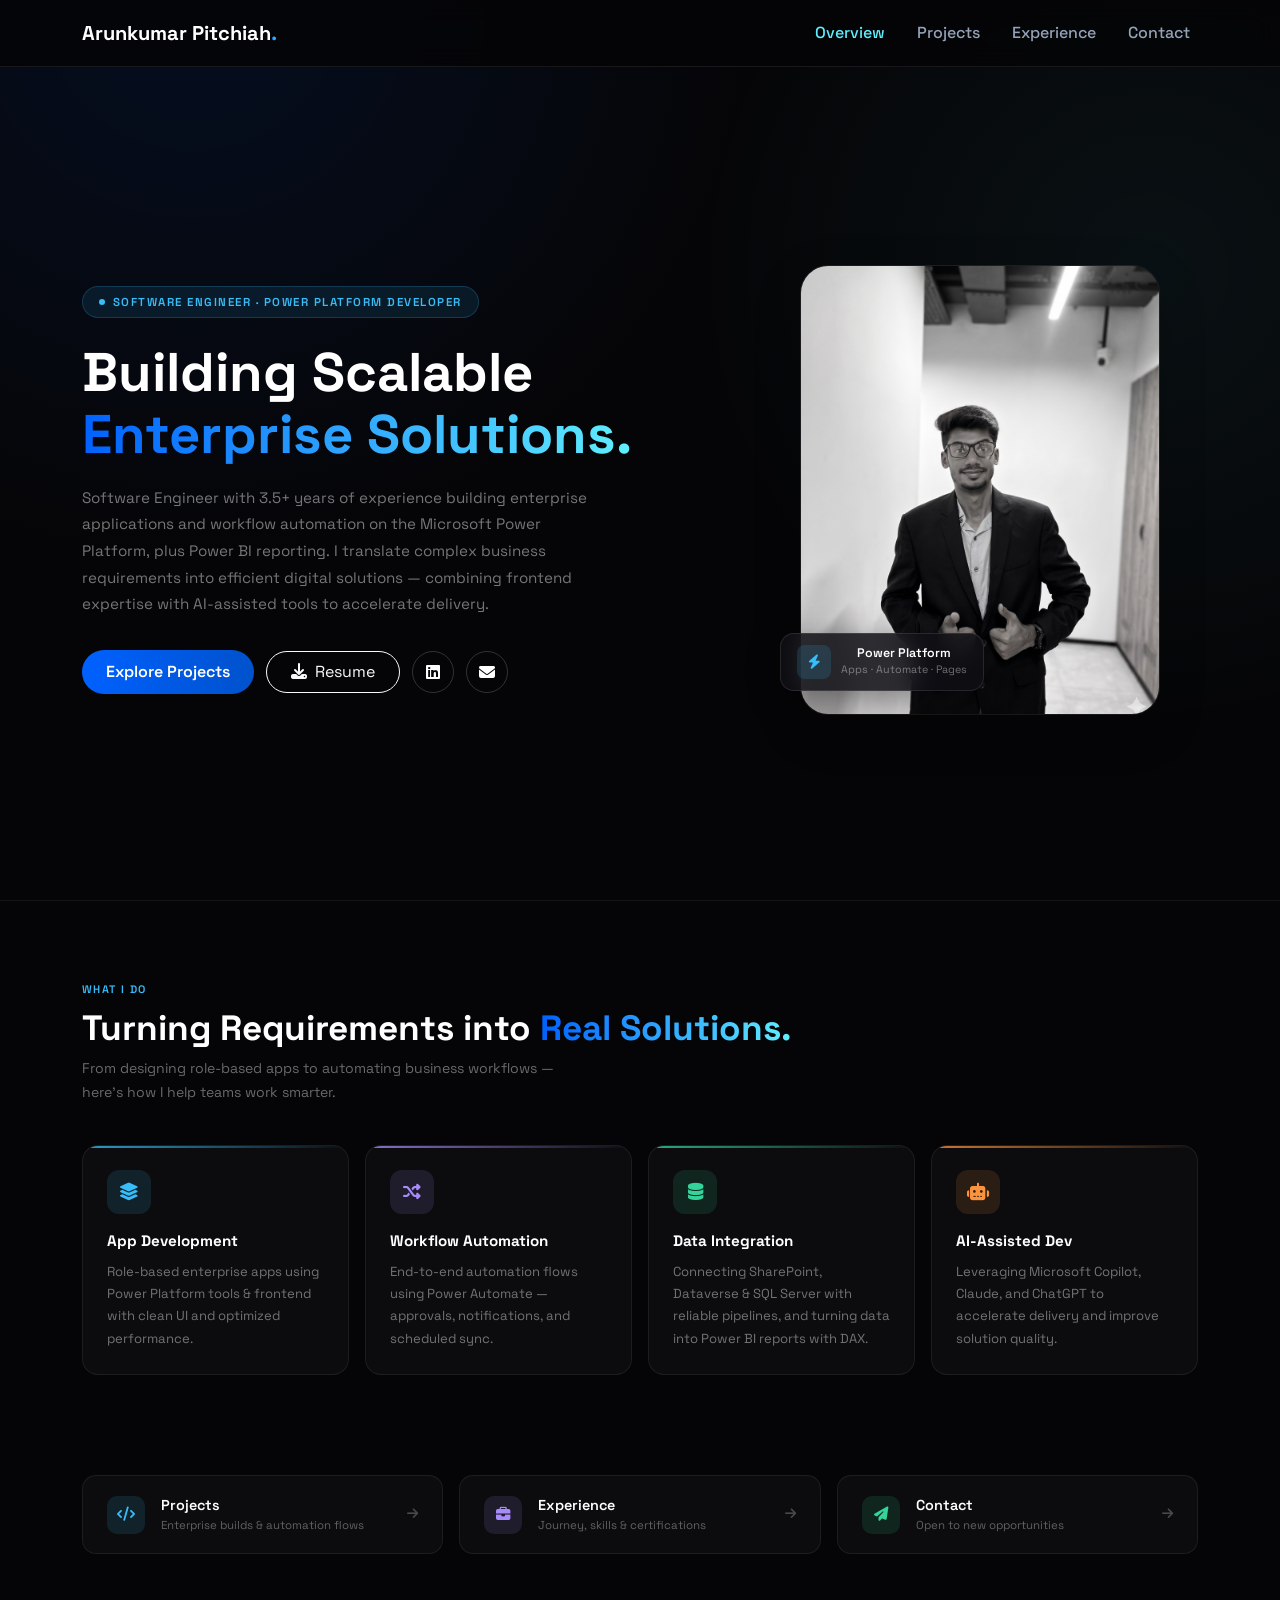
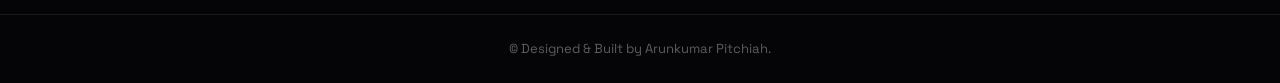
<file: index.html>
<!DOCTYPE html>
<html lang="en">
<head>
    <meta charset="UTF-8">
    <meta name="viewport" content="width=device-width, initial-scale=1.0">
    <meta name="description" content="Arunkumar Pitchiah — Software Engineer and Power Platform Developer with 3.5+ years of experience in Power Apps, Power Automate, SharePoint and Power BI. Based in Chennai.">
    <title>Arunkumar Pitchiah | Software Engineer | Power Platform Developer</title>
    <link href="https://cdn.jsdelivr.net/npm/bootstrap@5.3.0/dist/css/bootstrap.min.css" rel="stylesheet">
    <link href="https://fonts.googleapis.com/css2?family=Space+Grotesk:wght@300;400;600;700&display=swap" rel="stylesheet">
    <link rel="stylesheet" href="https://cdnjs.cloudflare.com/ajax/libs/font-awesome/6.4.0/css/all.min.css">
    <link rel="stylesheet" href="style.css">
    <style>
        /* ── Hero Layout ── */
        .hero-section {
            min-height: 100vh;
            display: flex;
            align-items: center;
            padding-top: 80px;
        }

        /* ── Role Badge ── */
        .role-badge {
            display: inline-flex;
            align-items: center;
            gap: 0.5rem;
            font-size: 0.72rem;
            font-weight: 600;
            letter-spacing: 0.13em;
            text-transform: uppercase;
            color: #38bdf8;
            background: rgba(56,189,248,0.1);
            border: 1px solid rgba(56,189,248,0.2);
            border-radius: 30px;
            padding: 0.4rem 1rem;
            margin-bottom: 1.4rem;
        }
        .role-badge .dot {
            width: 6px;
            height: 6px;
            border-radius: 50%;
            background: #38bdf8;
            animation: pulse-dot 2s infinite;
        }
        @keyframes pulse-dot {
            0%, 100% { opacity: 1; transform: scale(1); }
            50%       { opacity: 0.4; transform: scale(0.7); }
        }

        /* ── Headline ── */
        .hero-headline {
            font-size: clamp(2.2rem, 5vw, 3.4rem);
            font-weight: 700;
            line-height: 1.15;
            margin-bottom: 1.2rem;
            color: #fff;
        }
        .hero-sub {
            font-size: 0.95rem;
            color: rgba(255,255,255,0.45);
            line-height: 1.75;
            max-width: 520px;
            margin-bottom: 2rem;
        }

        /* ── CTA Buttons ── */
        .cta-row {
            display: flex;
            flex-wrap: wrap;
            gap: 0.75rem;
            align-items: center;
        }
        .btn-icon {
            width: 42px;
            height: 42px;
            border-radius: 50%;
            display: inline-flex;
            align-items: center;
            justify-content: center;
            border: 1px solid rgba(255,255,255,0.18);
            color: #fff;
            font-size: 1rem;
            transition: background 0.25s, border-color 0.25s, transform 0.25s;
            text-decoration: none;
        }
        .btn-icon:hover {
            background: rgba(255,255,255,0.1);
            border-color: rgba(255,255,255,0.35);
            color: #fff;
            transform: translateY(-2px);
        }

        /* ── Profile Image ── */
        .profile-wrap {
            position: relative;
            display: inline-block;
        }
        .profile-blob {
            width: 100%;
            max-width: 360px;
            border-radius: 28px;
            object-fit: cover;
            aspect-ratio: 4/5;
            border: 1px solid rgba(255,255,255,0.08);
        }
        .float-badge {
            position: absolute;
            bottom: 1.5rem;
            left: -1.2rem;
            background: rgba(15,15,20,0.85);
            backdrop-filter: blur(12px);
            border: 1px solid rgba(255,255,255,0.1);
            border-radius: 14px;
            padding: 0.7rem 1rem;
            display: flex;
            align-items: center;
            gap: 0.6rem;
            box-shadow: 0 8px 32px rgba(0,0,0,0.4);
        }
        .float-badge-icon {
            width: 34px;
            height: 34px;
            border-radius: 8px;
            background: rgba(56,189,248,0.15);
            color: #38bdf8;
            display: flex;
            align-items: center;
            justify-content: center;
            font-size: 0.9rem;
        }
        .float-badge-text {
            font-size: 0.78rem;
            font-weight: 600;
            color: #fff;
            line-height: 1.2;
        }
        .float-badge-sub {
            font-size: 0.67rem;
            color: rgba(255,255,255,0.4);
        }
        .float-badge-2 {
            position: absolute;
            top: 1.5rem;
            right: -1.2rem;
            background: rgba(15,15,20,0.85);
            backdrop-filter: blur(12px);
            border: 1px solid rgba(255,255,255,0.1);
            border-radius: 14px;
            padding: 0.6rem 0.9rem;
            display: flex;
            align-items: center;
            gap: 0.5rem;
            box-shadow: 0 8px 32px rgba(0,0,0,0.4);
        }
        .float-badge-2 .cert-dot {
            width: 8px;
            height: 8px;
            border-radius: 50%;
            background: #34d399;
        }
        .float-badge-2 span {
            font-size: 0.75rem;
            font-weight: 600;
            color: #fff;
        }

        /* ── What I Do Section ── */
        .what-i-do {
            padding: 80px 0 60px;
            border-top: 1px solid rgba(255,255,255,0.06);
        }
        .section-label {
            font-size: 0.68rem;
            letter-spacing: 0.13em;
            text-transform: uppercase;
            color: #38bdf8;
            font-weight: 600;
            margin-bottom: 0.6rem;
        }
        .section-title {
            font-size: clamp(1.6rem, 3vw, 2.2rem);
            font-weight: 700;
            color: #fff;
            margin-bottom: 0.5rem;
        }
        .section-sub {
            font-size: 0.88rem;
            color: rgba(255,255,255,0.4);
            max-width: 500px;
            line-height: 1.7;
            margin-bottom: 2.5rem;
        }

        /* Service Cards */
        .service-card {
            padding: 1.5rem;
            border-radius: 16px;
            background: rgba(255,255,255,0.03);
            border: 1px solid rgba(255,255,255,0.07);
            height: 100%;
            transition: background 0.3s, transform 0.3s, border-color 0.3s;
            position: relative;
            overflow: hidden;
        }
        .service-card:hover {
            background: rgba(255,255,255,0.055);
            transform: translateY(-4px);
            border-color: rgba(255,255,255,0.13);
        }
        .service-card::before {
            content: '';
            position: absolute;
            top: 0; left: 0; right: 0;
            height: 2px;
            border-radius: 16px 16px 0 0;
            opacity: 0.8;
        }
        .sc-blue::before   { background: linear-gradient(90deg, #38bdf8, transparent); }
        .sc-purple::before { background: linear-gradient(90deg, #a78bfa, transparent); }
        .sc-green::before  { background: linear-gradient(90deg, #34d399, transparent); }
        .sc-orange::before { background: linear-gradient(90deg, #fb923c, transparent); }

        .service-icon {
            width: 44px;
            height: 44px;
            border-radius: 12px;
            display: flex;
            align-items: center;
            justify-content: center;
            font-size: 1.1rem;
            margin-bottom: 1rem;
        }
        .si-blue   { background: rgba(56,189,248,0.12);  color: #38bdf8; }
        .si-purple { background: rgba(167,139,250,0.12); color: #a78bfa; }
        .si-green  { background: rgba(52,211,153,0.12);  color: #34d399; }
        .si-orange { background: rgba(251,146,60,0.12);  color: #fb923c; }

        .service-title {
            font-size: 0.95rem;
            font-weight: 700;
            color: #fff;
            margin-bottom: 0.5rem;
        }
        .service-desc {
            font-size: 0.82rem;
            color: rgba(255,255,255,0.42);
            line-height: 1.7;
            margin: 0;
        }

        /* ── Quick Nav Strip ── */
        .quick-nav {
            padding: 40px 0 60px;
        }
        .nav-card {
            display: flex;
            align-items: center;
            justify-content: space-between;
            padding: 1.2rem 1.5rem;
            border-radius: 14px;
            background: rgba(255,255,255,0.03);
            border: 1px solid rgba(255,255,255,0.07);
            text-decoration: none;
            transition: background 0.25s, transform 0.25s, border-color 0.25s;
        }
        .nav-card:hover {
            background: rgba(255,255,255,0.06);
            transform: translateX(4px);
            border-color: rgba(255,255,255,0.13);
        }
        .nav-card-left {
            display: flex;
            align-items: center;
            gap: 1rem;
        }
        .nav-card-icon {
            width: 38px;
            height: 38px;
            border-radius: 10px;
            display: flex;
            align-items: center;
            justify-content: center;
            font-size: 0.9rem;
        }
        .nav-card-title {
            font-size: 0.9rem;
            font-weight: 600;
            color: #fff;
            margin-bottom: 0.1rem;
        }
        .nav-card-sub {
            font-size: 0.72rem;
            color: rgba(255,255,255,0.35);
        }
        .nav-card-arrow {
            font-size: 0.8rem;
            color: rgba(255,255,255,0.25);
            transition: color 0.2s, transform 0.2s;
        }
        .nav-card:hover .nav-card-arrow {
            color: #38bdf8;
            transform: translateX(3px);
        }

        @media (max-width: 768px) {
            .float-badge, .float-badge-2 { display: none; }
        }
    </style>
</head>
<body>
    <nav class="navbar navbar-expand-lg fixed-top nav-glass">
        <div class="container">
            <a class="navbar-brand fw-bold text-white" href="index.html">Arunkumar Pitchiah<span class="text-gradient">.</span></a>
            <button class="navbar-toggler border-0" type="button" data-bs-toggle="collapse" data-bs-target="#navbarNav" aria-controls="navbarNav" aria-expanded="false" aria-label="Toggle navigation">
                <i class="fas fa-bars text-white"></i>
            </button>
            <div class="collapse navbar-collapse justify-content-end" id="navbarNav">
                <ul class="navbar-nav gap-3">
                    <li><a class="nav-link active" href="index.html">Overview</a></li>
                    <li><a class="nav-link" href="projects.html">Projects</a></li>
                    <li><a class="nav-link" href="experience.html">Experience</a></li>
                    <li><a class="nav-link" href="contact.html">Contact</a></li>
                </ul>
            </div>
        </div>
    </nav>

    <!-- ── HERO ── -->
    <header class="hero-section">
        <div class="container">
            <div class="row align-items-center g-5">

                <div class="col-lg-7 order-2 order-lg-1 animate-slide-up">
                    <div class="role-badge">
                        <span class="dot"></span>
                        Software Engineer · Power Platform Developer
                    </div>
                    <h1 class="hero-headline">
                        Building Scalable<br>
                        <span class="text-gradient">Enterprise Solutions.</span>
                    </h1>
                    <p class="hero-sub">
                        Software Engineer with 3.5+ years of experience building enterprise applications and workflow automation on the Microsoft Power Platform, plus Power BI reporting. I translate complex business requirements into efficient digital solutions — combining frontend expertise with AI-assisted tools to accelerate delivery.
                    </p>
                    <div class="cta-row">
                        <a href="projects.html" class="btn btn-accent">Explore Projects</a>
                        <a href="./Assets/Images/ArunkumarP_Resume_Updated.pdf" target="_blank" rel="noopener" class="btn btn-outline-light rounded-pill px-4 py-2">
                            <i class="fas fa-download me-2"></i>Resume
                        </a>
                        <a href="https://linkedin.com/in/arunkumar-pitchiah" target="_blank" rel="noopener" class="btn-icon" aria-label="LinkedIn profile">
                            <i class="fab fa-linkedin"></i>
                        </a>
                        <a href="contact.html" class="btn-icon" aria-label="Contact me">
                            <i class="fas fa-envelope"></i>
                        </a>
                    </div>
                </div>

                <div class="col-lg-5 order-1 order-lg-2 text-center animate-fade-in delay-1">
                    <div class="profile-wrap d-inline-block">
                        <img src="./Assets/Images/Portfolio_Image.png" alt="Arunkumar Pitchiah" class="profile-blob img-fluid shadow-lg">
                        <div class="float-badge">
                            <div class="float-badge-icon"><i class="fas fa-bolt"></i></div>
                            <div>
                                <div class="float-badge-text">Power Platform</div>
                                <div class="float-badge-sub">Apps · Automate · Pages</div>
                            </div>
                        </div>
                        
                    </div>
                </div>

            </div>
        </div>
    </header>

    <!-- ── WHAT I DO ── -->
    <section class="what-i-do">
        <div class="container">
            <p class="section-label">What I Do</p>
            <h2 class="section-title">Turning Requirements into <span class="text-gradient">Real Solutions.</span></h2>
            <p class="section-sub">From designing role-based apps to automating business workflows — here's how I help teams work smarter.</p>

            <div class="row g-3">
                <div class="col-lg-3 col-md-6 animate-slide-up">
                    <div class="service-card sc-blue">
                        <div class="service-icon si-blue"><i class="fas fa-layer-group"></i></div>
                        <p class="service-title">App Development</p>
                        <p class="service-desc">Role-based enterprise apps using Power Platform tools & frontend with clean UI and optimized performance.</p>
                    </div>
                </div>
                <div class="col-lg-3 col-md-6 animate-slide-up delay-1">
                    <div class="service-card sc-purple">
                        <div class="service-icon si-purple"><i class="fas fa-random"></i></div>
                        <p class="service-title">Workflow Automation</p>
                        <p class="service-desc">End-to-end automation flows using Power Automate — approvals, notifications, and scheduled sync.</p>
                    </div>
                </div>
                <div class="col-lg-3 col-md-6 animate-slide-up delay-2">
                    <div class="service-card sc-green">
                        <div class="service-icon si-green"><i class="fas fa-database"></i></div>
                        <p class="service-title">Data Integration</p>
                        <p class="service-desc">Connecting SharePoint, Dataverse & SQL Server with reliable pipelines, and turning data into Power BI reports with DAX.</p>
                    </div>
                </div>
                <div class="col-lg-3 col-md-6 animate-slide-up delay-3">
                    <div class="service-card sc-orange">
                        <div class="service-icon si-orange"><i class="fas fa-robot"></i></div>
                        <p class="service-title">AI-Assisted Dev</p>
                        <p class="service-desc">Leveraging Microsoft Copilot, Claude, and ChatGPT to accelerate delivery and improve solution quality.</p>
                    </div>
                </div>
            </div>
        </div>
    </section>

    <!-- ── QUICK NAV ── -->
    <section class="quick-nav">
        <div class="container">
            <div class="row g-3">
                <div class="col-md-4 animate-slide-up">
                    <a href="projects.html" class="nav-card">
                        <div class="nav-card-left">
                            <div class="nav-card-icon si-blue"><i class="fas fa-code"></i></div>
                            <div>
                                <p class="nav-card-title mb-0">Projects</p>
                                <p class="nav-card-sub mb-0">Enterprise builds & automation flows</p>
                            </div>
                        </div>
                        <i class="fas fa-arrow-right nav-card-arrow"></i>
                    </a>
                </div>
                <div class="col-md-4 animate-slide-up delay-1">
                    <a href="experience.html" class="nav-card">
                        <div class="nav-card-left">
                            <div class="nav-card-icon si-purple"><i class="fas fa-briefcase"></i></div>
                            <div>
                                <p class="nav-card-title mb-0">Experience</p>
                                <p class="nav-card-sub mb-0">Journey, skills & certifications</p>
                            </div>
                        </div>
                        <i class="fas fa-arrow-right nav-card-arrow"></i>
                    </a>
                </div>
                <div class="col-md-4 animate-slide-up delay-2">
                    <a href="contact.html" class="nav-card">
                        <div class="nav-card-left">
                            <div class="nav-card-icon si-green"><i class="fas fa-paper-plane"></i></div>
                            <div>
                                <p class="nav-card-title mb-0">Contact</p>
                                <p class="nav-card-sub mb-0">Open to new opportunities</p>
                            </div>
                        </div>
                        <i class="fas fa-arrow-right nav-card-arrow"></i>
                    </a>
                </div>
            </div>
        </div>
    </section>
<footer>
    <div class="container text-center py-4">
        <p class="mb-0" style="color: rgba(255,255,255,0.35); font-size: 0.82rem;">
            &copy; Designed & Built by Arunkumar Pitchiah.
        </p>
    </div>
</footer>
    <script src="https://cdn.jsdelivr.net/npm/bootstrap@5.3.0/dist/js/bootstrap.bundle.min.js"></script>
</body>
</html>
</file>
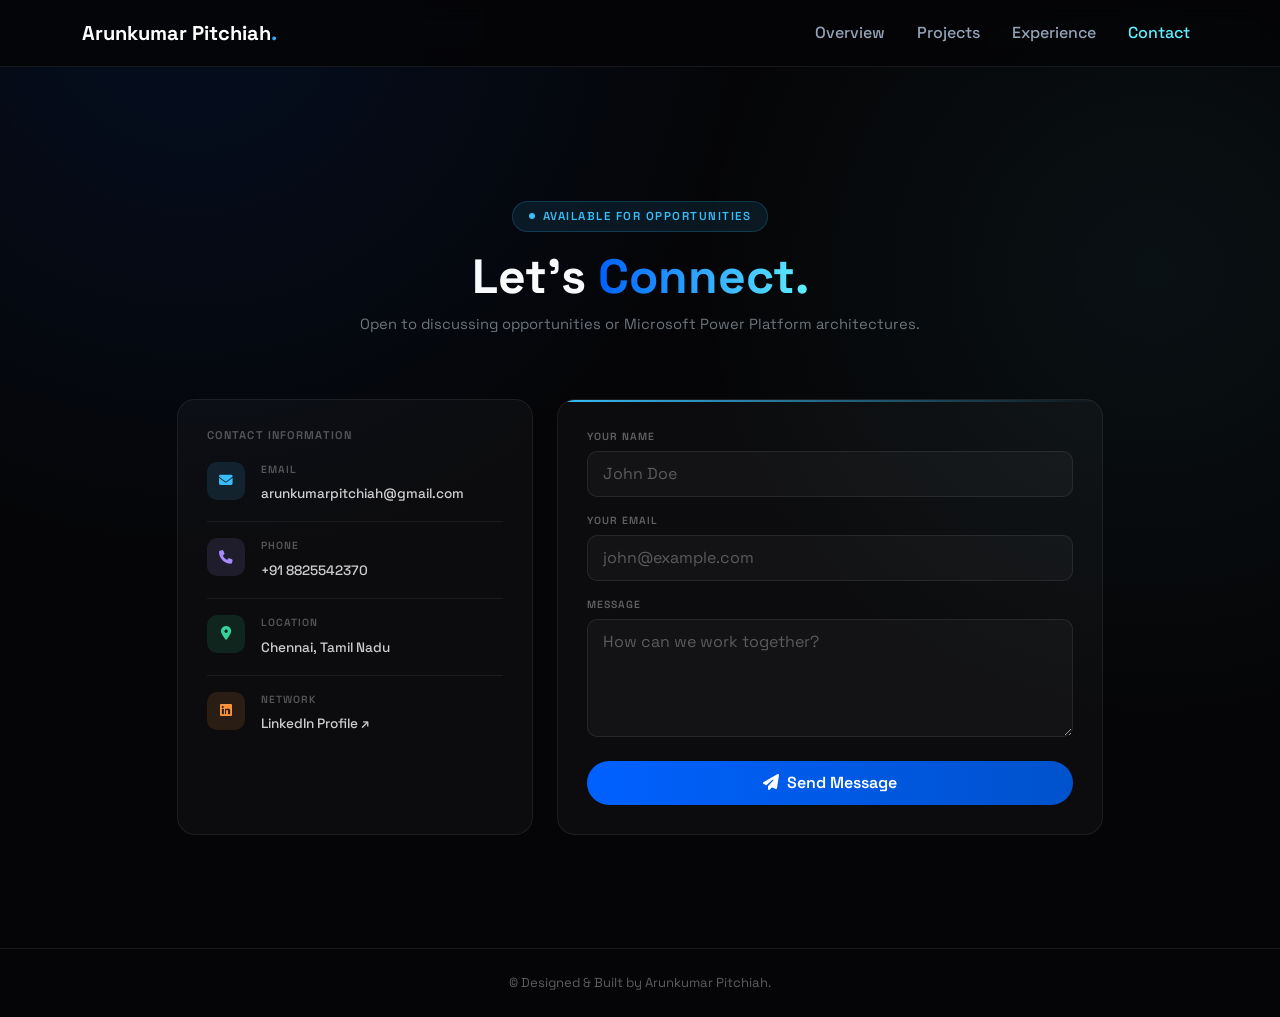
<file: contact.html>
<!DOCTYPE html>
<html lang="en">
<head>
    <meta charset="UTF-8">
    <meta name="viewport" content="width=device-width, initial-scale=1.0">
    <meta name="description" content="Contact Arunkumar Pitchiah — Software Engineer and Power Platform Developer based in Chennai. Open to new opportunities.">
    <title>Contact | Arunkumar P</title>
    <link href="https://cdn.jsdelivr.net/npm/bootstrap@5.3.0/dist/css/bootstrap.min.css" rel="stylesheet">
    <link href="https://fonts.googleapis.com/css2?family=Space+Grotesk:wght@300;400;600;700&display=swap" rel="stylesheet">
    <link rel="stylesheet" href="https://cdnjs.cloudflare.com/ajax/libs/font-awesome/6.4.0/css/all.min.css">
    <link rel="stylesheet" href="style.css">
    <style>
        /* ── Page Layout ── */
        .contact-section {
            min-height: 100vh;
            display: flex;
            align-items: center;
            padding: 100px 0 60px;
        }

        /* ── Page Header ── */
        .contact-badge {
            display: inline-flex;
            align-items: center;
            gap: 0.5rem;
            font-size: 0.72rem;
            font-weight: 600;
            letter-spacing: 0.13em;
            text-transform: uppercase;
            color: #38bdf8;
            background: rgba(56,189,248,0.1);
            border: 1px solid rgba(56,189,248,0.2);
            border-radius: 30px;
            padding: 0.35rem 1rem;
            margin-bottom: 1rem;
        }
        .contact-badge .dot {
            width: 6px;
            height: 6px;
            border-radius: 50%;
            background: #38bdf8;
            animation: pulse-dot 2s infinite;
        }
        @keyframes pulse-dot {
            0%, 100% { opacity: 1; transform: scale(1); }
            50%       { opacity: 0.4; transform: scale(0.7); }
        }

        /* ── Info Card ── */
        .info-card {
            padding: 1.8rem;
            border-radius: 18px;
            background: rgba(255,255,255,0.03);
            border: 1px solid rgba(255,255,255,0.07);
            height: 100%;
        }

        .info-row {
            display: flex;
            align-items: flex-start;
            gap: 1rem;
            padding: 1rem 0;
            border-bottom: 1px solid rgba(255,255,255,0.06);
        }
        .info-row:first-of-type { padding-top: 0; }
        .info-row:last-of-type  { border-bottom: none; padding-bottom: 0; }

        .info-icon {
            width: 38px;
            height: 38px;
            min-width: 38px;
            border-radius: 10px;
            display: flex;
            align-items: center;
            justify-content: center;
            font-size: 0.85rem;
        }
        .info-icon.cyan   { background: rgba(56,189,248,0.12);  color: #38bdf8; }
        .info-icon.purple { background: rgba(167,139,250,0.12); color: #a78bfa; }
        .info-icon.green  { background: rgba(52,211,153,0.12);  color: #34d399; }
        .info-icon.orange { background: rgba(251,146,60,0.12);  color: #fb923c; }

        .info-label {
            font-size: 0.65rem;
            letter-spacing: 0.1em;
            text-transform: uppercase;
            color: rgba(255,255,255,0.3);
            font-weight: 600;
            margin-bottom: 0.2rem;
        }
        .info-value {
            font-size: 0.85rem;
            color: rgba(255,255,255,0.8);
            font-weight: 500;
            text-decoration: none;
            transition: color 0.2s;
        }
        a.info-value:hover { color: #38bdf8; }

        /* ── Form Card ── */
        .form-card {
            padding: 1.8rem;
            border-radius: 18px;
            background: rgba(255,255,255,0.03);
            border: 1px solid rgba(255,255,255,0.07);
            position: relative;
            overflow: hidden;
        }
        .form-card::before {
            content: '';
            position: absolute;
            top: 0; left: 0; right: 0;
            height: 2px;
            background: linear-gradient(90deg, #38bdf8, transparent);
            border-radius: 18px 18px 0 0;
        }

        /* ── Form Fields ── */
        .field-label {
            font-size: 0.65rem;
            letter-spacing: 0.1em;
            text-transform: uppercase;
            color: rgba(255,255,255,0.35);
            font-weight: 600;
            margin-bottom: 0.4rem;
            display: block;
        }

        /* ── Success State ── */
        .success-wrap {
            text-align: center;
            padding: 2rem 1rem;
        }
        .success-icon {
            width: 64px;
            height: 64px;
            border-radius: 50%;
            background: rgba(52,211,153,0.12);
            border: 1px solid rgba(52,211,153,0.25);
            display: inline-flex;
            align-items: center;
            justify-content: center;
            font-size: 1.5rem;
            color: #34d399;
            margin-bottom: 1.2rem;
        }

        /* ── Error State ── */
        .error-bar {
            display: flex;
            align-items: center;
            gap: 0.6rem;
            padding: 0.75rem 1rem;
            border-radius: 10px;
            background: rgba(239,68,68,0.08);
            border: 1px solid rgba(239,68,68,0.2);
            margin-bottom: 1rem;
            font-size: 0.82rem;
            color: #f87171;
        }
    </style>
</head>
<body class="pt-5">
    <nav class="navbar navbar-expand-lg fixed-top nav-glass">
        <div class="container">
            <a class="navbar-brand fw-bold text-white" href="index.html">Arunkumar Pitchiah<span class="text-gradient">.</span></a>
            <button class="navbar-toggler border-0" type="button" data-bs-toggle="collapse" data-bs-target="#navbarNav" aria-controls="navbarNav" aria-expanded="false" aria-label="Toggle navigation">
                <i class="fas fa-bars text-white"></i>
            </button>
            <div class="collapse navbar-collapse justify-content-end" id="navbarNav">
                <ul class="navbar-nav gap-3">
                    <li><a class="nav-link" href="index.html">Overview</a></li>
                    <li><a class="nav-link" href="projects.html">Projects</a></li>
                    <li><a class="nav-link" href="experience.html">Experience</a></li>
                    <li><a class="nav-link active" href="contact.html">Contact</a></li>
                </ul>
            </div>
        </div>
    </nav>

    <section class="contact-section">
        <div class="container">

            <!-- ── Page Header ── -->
            <div class="row justify-content-center mb-5">
                <div class="col-lg-7 text-center animate-slide-up">
                    <div class="contact-badge">
                        <span class="dot"></span>
                        Available for Opportunities
                    </div>
                    <h2 class="display-5 fw-bold mb-2">Let's <span class="text-gradient">Connect.</span></h2>
                    <p class="text-secondary" style="font-size:0.92rem;">Open to discussing opportunities or Microsoft Power Platform architectures.</p>
                </div>
            </div>

            <!-- ── Cards Row ── -->
            <div class="row g-4 justify-content-center animate-slide-up delay-1">

                <!-- Info Card -->
                <div class="col-lg-4">
                    <div class="info-card">
                        <h6 style="font-size:0.7rem; letter-spacing:0.1em; text-transform:uppercase; color:rgba(255,255,255,0.3); font-weight:600; margin-bottom:1.2rem;">Contact Information</h6>

                        <div class="info-row">
                            <div class="info-icon cyan"><i class="fas fa-envelope"></i></div>
                            <div>
                                <p class="info-label mb-1">Email</p>
                                <a href="mailto:arunkumarpitchiah@gmail.com" class="info-value">arunkumarpitchiah@gmail.com</a>
                            </div>
                        </div>

                        <div class="info-row">
                            <div class="info-icon purple"><i class="fas fa-phone"></i></div>
                            <div>
                                <p class="info-label mb-1">Phone</p>
                                <span class="info-value">+91 8825542370</span>
                            </div>
                        </div>

                        <div class="info-row">
                            <div class="info-icon green"><i class="fas fa-map-marker-alt"></i></div>
                            <div>
                                <p class="info-label mb-1">Location</p>
                                <span class="info-value">Chennai, Tamil Nadu</span>
                            </div>
                        </div>

                        <div class="info-row">
                            <div class="info-icon orange"><i class="fab fa-linkedin"></i></div>
                            <div>
                                <p class="info-label mb-1">Network</p>
                                <a href="https://linkedin.com/in/arunkumar-pitchiah" target="_blank" rel="noopener" class="info-value">LinkedIn Profile ↗</a>
                            </div>
                        </div>
                    </div>
                </div>

                <!-- Form Card -->
                <div class="col-lg-6">
                    <div class="form-card">

                        <!-- SUCCESS -->
                        <div id="form-success" style="display:none;">
                            <div class="success-wrap">
                                <div class="success-icon"><i class="fas fa-check"></i></div>
                                <h5 class="text-white fw-bold mb-1">Message Sent!</h5>
                                <p class="text-secondary small mb-3">Thanks for reaching out. I'll get back to you soon.</p>
                                <button onclick="resetForm()" class="btn btn-accent">Send Another</button>
                            </div>
                        </div>

                        <!-- ERROR -->
                        <div id="form-error" style="display:none;">
                            <div class="error-bar">
                                <i class="fas fa-exclamation-circle"></i>
                                Something went wrong. Please try again or email directly.
                            </div>
                        </div>

                        <!-- FORM -->
                        <form id="contact-form">
                            <div class="mb-3">
                                <label class="field-label">Your Name</label>
                                <input type="text" id="name" name="name" class="form-control form-control-glass" placeholder="John Doe" required>
                            </div>
                            <div class="mb-3">
                                <label class="field-label">Your Email</label>
                                <input type="email" id="email" name="email" class="form-control form-control-glass" placeholder="john@example.com" required>
                            </div>
                            <div class="mb-4">
                                <label class="field-label">Message</label>
                                <textarea id="message" name="message" class="form-control form-control-glass" rows="4" placeholder="How can we work together?" required></textarea>
                            </div>
                            <button type="submit" id="submit-btn" class="btn btn-accent w-100">
                                <i class="fas fa-paper-plane me-2"></i>Send Message
                            </button>
                        </form>

                    </div>
                </div>

            </div>
        </div>
    </section>
<footer>
    <div class="container text-center py-4">
        <p class="mb-0" style="color: rgba(255,255,255,0.35); font-size: 0.82rem;">
            &copy; Designed & Built by Arunkumar Pitchiah.
        </p>
    </div>
</footer>
    <script src="https://cdn.jsdelivr.net/npm/bootstrap@5.3.0/dist/js/bootstrap.bundle.min.js"></script>

    <!-- Formspree Script -->
    <script>
        document.getElementById('contact-form').addEventListener('submit', async function(e) {
            e.preventDefault();

            const btn        = document.getElementById('submit-btn');
            const successMsg = document.getElementById('form-success');
            const errorMsg   = document.getElementById('form-error');

            btn.innerHTML      = '<i class="fas fa-spinner fa-spin me-2"></i>Sending...';
            btn.disabled       = true;
            errorMsg.style.display = 'none';

            let res = null;
            try {
                res = await fetch('https://formspree.io/f/mvzlwnev', {
                    method: 'POST',
                    headers: { 'Content-Type': 'application/json', 'Accept': 'application/json' },
                    body: JSON.stringify({
                        name:    document.getElementById('name').value,
                        email:   document.getElementById('email').value,
                        message: document.getElementById('message').value
                    })
                });
            } catch (err) {
                res = null;
            }

            if (res && res.ok) {
                this.style.display       = 'none';
                successMsg.style.display = 'block';
            } else {
                errorMsg.style.display = 'block';
                btn.innerHTML          = '<i class="fas fa-paper-plane me-2"></i>Send Message';
                btn.disabled           = false;
            }
        });

        function resetForm() {
            document.getElementById('contact-form').reset();
            document.getElementById('contact-form').style.display = 'block';
            document.getElementById('form-success').style.display = 'none';
            document.getElementById('form-error').style.display   = 'none';
            const btn = document.getElementById('submit-btn');
            btn.innerHTML = '<i class="fas fa-paper-plane me-2"></i>Send Message';
            btn.disabled  = false;
        }
    </script>
</body>
</html>
</file>
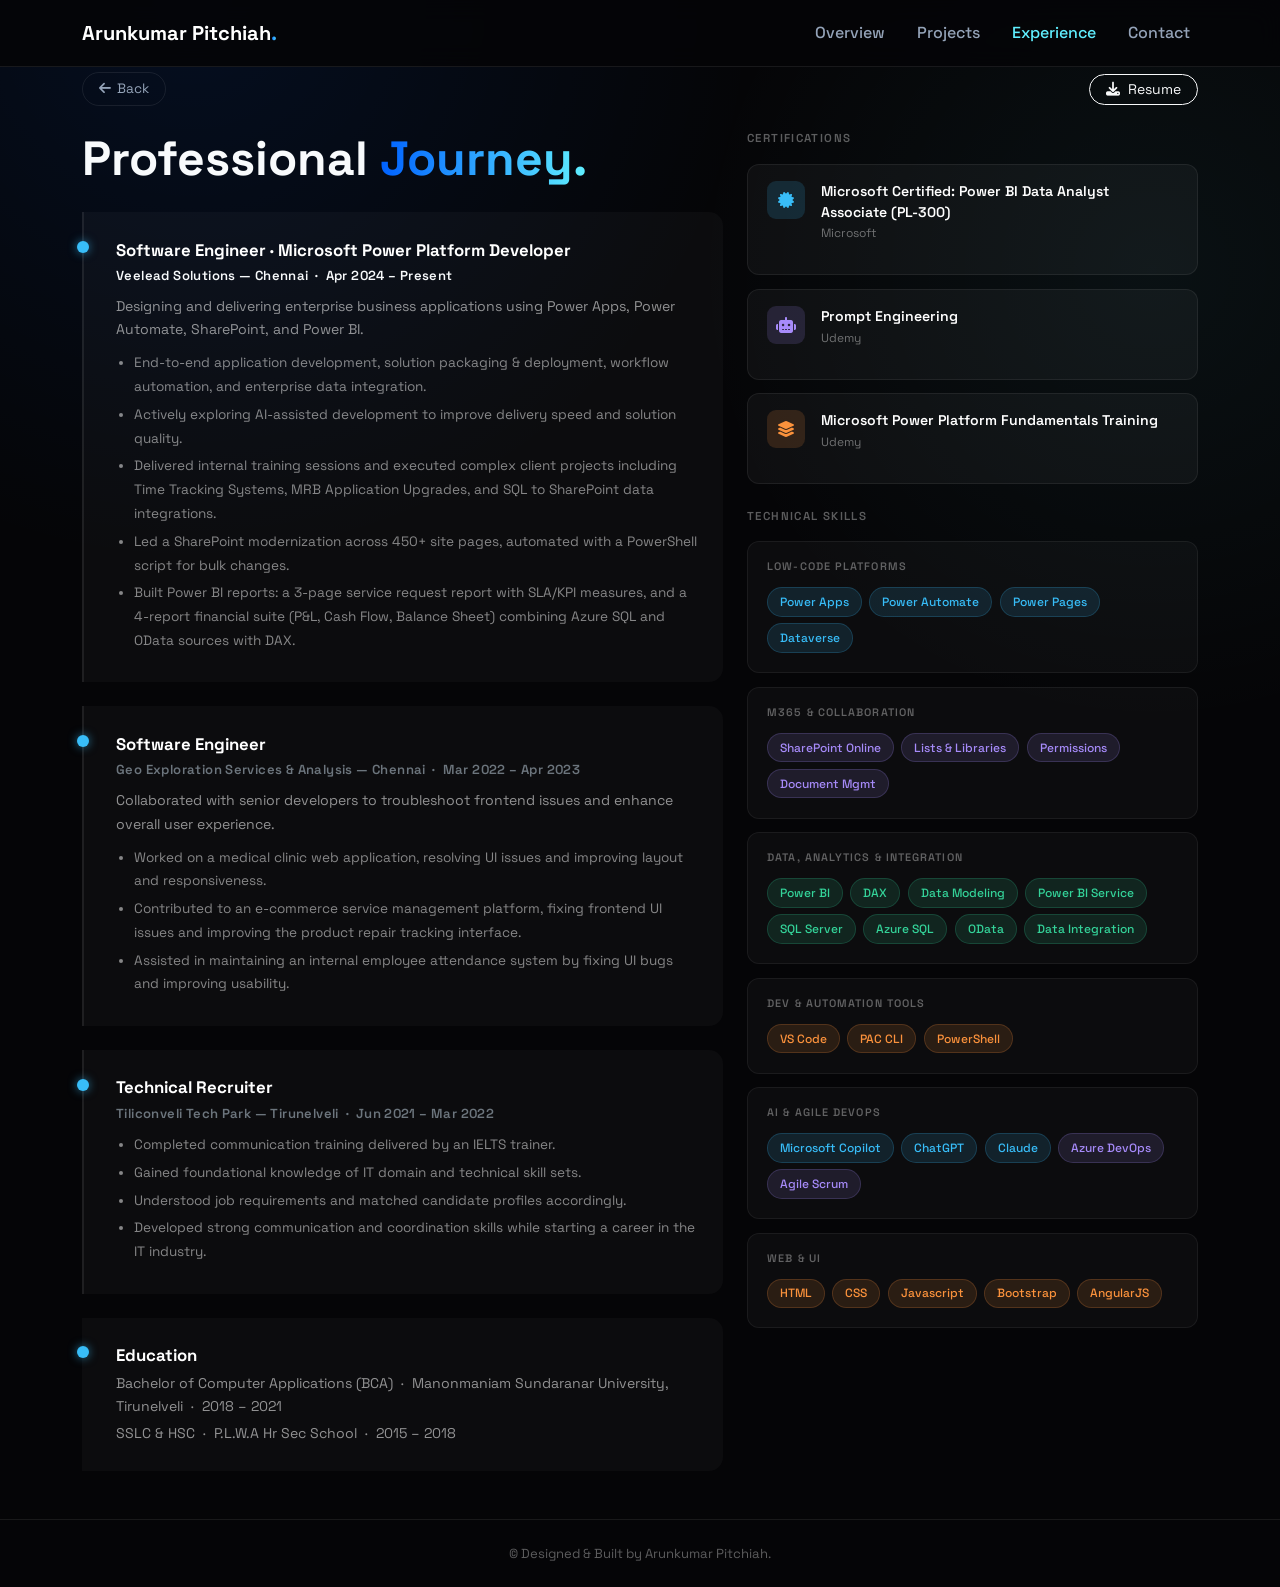
<file: experience.html>
<!DOCTYPE html>
<html lang="en">
<head>
    <meta charset="UTF-8">
    <meta name="viewport" content="width=device-width, initial-scale=1.0">
    <meta name="description" content="Professional experience, certifications and technical skills of Arunkumar Pitchiah — Software Engineer and Power Platform Developer.">
    <title>Experience | Arunkumar P</title>
    <link href="https://cdn.jsdelivr.net/npm/bootstrap@5.3.0/dist/css/bootstrap.min.css" rel="stylesheet">
    <link href="https://fonts.googleapis.com/css2?family=Space+Grotesk:wght@300;400;600;700&display=swap" rel="stylesheet">
    <link rel="stylesheet" href="https://cdnjs.cloudflare.com/ajax/libs/font-awesome/6.4.0/css/all.min.css">
    <link rel="stylesheet" href="style.css">
    <style>
        /* ── Enhanced Timeline ── */
        .timeline-item {
            position: relative;
            padding: 1.6rem 1.6rem 1.6rem 2rem;
            margin-bottom: 1.5rem;
            border-left: 2px solid rgba(255,255,255,0.08);
            border-radius: 0 14px 14px 0;
            background: rgba(255,255,255,0.03);
            transition: background 0.3s;
        }
        .timeline-item:hover {
            background: rgba(255,255,255,0.055);
        }
        .timeline-item::before {
            content: '';
            position: absolute;
            left: -7px;
            top: 1.8rem;
            width: 12px;
            height: 12px;
            border-radius: 50%;
            background: var(--accent, #38bdf8);
            box-shadow: 0 0 10px rgba(56,189,248,0.6);
        }
        .timeline-item:last-child {
            border-left: 2px solid transparent;
            margin-bottom: 0;
        }
        .timeline-role {
            font-size: 1.05rem;
            font-weight: 700;
            color: #fff;
            margin-bottom: 0.2rem;
        }
        .timeline-company {
            font-size: 0.82rem;
            font-weight: 600;
            letter-spacing: 0.03em;
            margin-bottom: 0.6rem;
        }
        .timeline-desc {
            font-size: 0.88rem;
            color: rgba(255,255,255,0.55);
            margin-bottom: 0.6rem;
            line-height: 1.65;
        }
        .timeline-item ul {
            font-size: 0.85rem;
            color: rgba(255,255,255,0.5);
            line-height: 1.75;
            padding-left: 1.1rem;
            margin: 0;
        }
        .timeline-item ul li {
            margin-bottom: 0.25rem;
        }

        /* ── Cert Cards ── */
        .cert-card {
            display: flex;
            align-items: flex-start;
            gap: 1rem;
            padding: 1rem 1.2rem;
            border-radius: 12px;
            background: rgba(255,255,255,0.04);
            border: 1px solid rgba(255,255,255,0.07);
            margin-bottom: 0.85rem;
            transition: background 0.25s, transform 0.25s;
        }
        .cert-card:last-child { margin-bottom: 0; }
        .cert-card:hover {
            background: rgba(255,255,255,0.07);
            transform: translateX(4px);
        }
        .cert-icon {
            width: 38px;
            height: 38px;
            min-width: 38px;
            border-radius: 9px;
            display: flex;
            align-items: center;
            justify-content: center;
            font-size: 1rem;
        }
        .cert-icon.blue  { background: rgba(56,189,248,0.15); color: #38bdf8; }
        .cert-icon.purple{ background: rgba(167,139,250,0.15); color: #a78bfa; }
        .cert-icon.orange{ background: rgba(251,146,60,0.15);  color: #fb923c; }
        .cert-title {
            font-size: 0.88rem;
            font-weight: 600;
            color: #fff;
            margin-bottom: 0.1rem;
        }
        .cert-source {
            font-size: 0.75rem;
            color: rgba(255,255,255,0.4);
        }

        /* ── Skill Groups ── */
        .skill-group {
            padding: 1rem 1.2rem;
            border-radius: 12px;
            background: rgba(255,255,255,0.03);
            border: 1px solid rgba(255,255,255,0.06);
            margin-bottom: 0.85rem;
        }
        .skill-group:last-child { margin-bottom: 0; }
        .skill-group-label {
            font-size: 0.68rem;
            letter-spacing: 0.1em;
            color: rgba(255,255,255,0.35);
            text-transform: uppercase;
            margin-bottom: 0.6rem;
            font-weight: 600;
        }
        .tech-tag {
            display: inline-block;
            font-size: 0.75rem;
            font-weight: 500;
            padding: 0.3rem 0.75rem;
            border-radius: 20px;
            margin: 0.2rem 0.2rem 0.2rem 0;
        }
        .tag-blue   { background: rgba(56,189,248,0.12);  color: #38bdf8;  border: 1px solid rgba(56,189,248,0.2); }
        .tag-purple { background: rgba(167,139,250,0.12); color: #a78bfa;  border: 1px solid rgba(167,139,250,0.2); }
        .tag-green  { background: rgba(52,211,153,0.12);  color: #34d399;  border: 1px solid rgba(52,211,153,0.2); }
        .tag-orange { background: rgba(251,146,60,0.12);  color: #fb923c;  border: 1px solid rgba(251,146,60,0.2); }

        /* ── Section headings ── */
        .side-heading {
            font-size: 0.72rem;
            letter-spacing: 0.12em;
            text-transform: uppercase;
            color: rgba(255,255,255,0.35);
            font-weight: 600;
            margin-bottom: 1rem;
        }
    </style>
</head>
<body class="pt-5">
    <nav class="navbar navbar-expand-lg fixed-top nav-glass">
        <div class="container">
            <a class="navbar-brand fw-bold text-white" href="index.html">Arunkumar Pitchiah<span class="text-gradient">.</span></a>
            <button class="navbar-toggler border-0" type="button" data-bs-toggle="collapse" data-bs-target="#navbarNav" aria-controls="navbarNav" aria-expanded="false" aria-label="Toggle navigation">
                <i class="fas fa-bars text-white"></i>
            </button>
            <div class="collapse navbar-collapse justify-content-end" id="navbarNav">
                <ul class="navbar-nav gap-3">
                    <li><a class="nav-link" href="index.html">Overview</a></li>
                    <li><a class="nav-link" href="projects.html">Projects</a></li>
                    <li><a class="nav-link active" href="experience.html">Experience</a></li>
                    <li><a class="nav-link" href="contact.html">Contact</a></li>
                </ul>
            </div>
        </div>
    </nav>

    <main class="container mt-4 mb-5">
        <div class="d-flex justify-content-between align-items-center mb-4 mt-3">
            <a href="index.html" class="btn-back"><i class="fas fa-arrow-left"></i> Back</a>
            <a href="./Assets/Images/ArunkumarP_Resume_Updated.pdf" target="_blank" rel="noopener" class="btn btn-outline-light btn-sm rounded-pill px-3">
                <i class="fas fa-download me-1"></i> Resume
            </a>
        </div>

        <div class="row g-4">

            <!-- ── LEFT: Professional Journey ── -->
            <div class="col-lg-7 animate-slide-up">
                <h2 class="display-5 fw-bold mb-4">Professional <span class="text-gradient">Journey.</span></h2>

                <!-- Job 1 -->
                <div class="timeline-item">
                    <p class="timeline-role">Software Engineer · Microsoft Power Platform Developer</p>
                    <p class="timeline-company text-accent-cyan">Veelead Solutions — Chennai &nbsp;·&nbsp; Apr 2024 – Present</p>
                    <p class="timeline-desc">Designing and delivering enterprise business applications using Power Apps, Power Automate, SharePoint, and Power BI.</p>
                    <ul>
                        <li>End-to-end application development, solution packaging & deployment, workflow automation, and enterprise data integration.</li>
                        <li>Actively exploring AI-assisted development to improve delivery speed and solution quality.</li>
                        <li>Delivered internal training sessions and executed complex client projects including Time Tracking Systems, MRB Application Upgrades, and SQL to SharePoint data integrations.</li>
                        <li>Led a SharePoint modernization across 450+ site pages, automated with a PowerShell script for bulk changes.</li>
                        <li>Built Power BI reports: a 3-page service request report with SLA/KPI measures, and a 4-report financial suite (P&amp;L, Cash Flow, Balance Sheet) combining Azure SQL and OData sources with DAX.</li>
                    </ul>
                </div>

                <!-- Job 2 -->
                <div class="timeline-item">
                    <p class="timeline-role">Software Engineer</p>
                    <p class="timeline-company text-secondary">Geo Exploration Services & Analysis — Chennai &nbsp;·&nbsp; Mar 2022 – Apr 2023</p>
                    <p class="timeline-desc">Collaborated with senior developers to troubleshoot frontend issues and enhance overall user experience.</p>
                    <ul>
                        <li>Worked on a medical clinic web application, resolving UI issues and improving layout and responsiveness.</li>
                        <li>Contributed to an e-commerce service management platform, fixing frontend UI issues and improving the product repair tracking interface.</li>
                        <li>Assisted in maintaining an internal employee attendance system by fixing UI bugs and improving usability.</li>
                    </ul>
                </div>

                <!-- Job 3 -->
                <div class="timeline-item">
                    <p class="timeline-role">Technical Recruiter</p>
                    <p class="timeline-company text-secondary">Tiliconveli Tech Park — Tirunelveli &nbsp;·&nbsp; Jun 2021 – Mar 2022</p>
                    <ul>
                        <li>Completed communication training delivered by an IELTS trainer.</li>
                        <li>Gained foundational knowledge of IT domain and technical skill sets.</li>
                        <li>Understood job requirements and matched candidate profiles accordingly.</li>
                        <li>Developed strong communication and coordination skills while starting a career in the IT industry.</li>
                    </ul>
                </div>

                <!-- Education -->
                <div class="timeline-item" style="border-left-color: transparent;">
                    <p class="timeline-role">Education</p>
                    <p class="timeline-desc mb-1">Bachelor of Computer Applications (BCA) &nbsp;·&nbsp; Manonmaniam Sundaranar University, Tirunelveli &nbsp;·&nbsp; 2018 – 2021</p>
                    <p class="timeline-desc mb-0">SSLC & HSC &nbsp;·&nbsp; P.L.W.A Hr Sec School &nbsp;·&nbsp; 2015 – 2018</p>
                </div>
            </div>

            <!-- ── RIGHT: Certifications + Skills ── -->
            <div class="col-lg-5 animate-slide-up delay-1">

                <!-- Certifications -->
                <p class="side-heading">Certifications</p>
                <div class="mb-4">
                    <div class="cert-card">
                        <div class="cert-icon blue"><i class="fas fa-certificate"></i></div>
                        <div>
                            <p class="cert-title">Microsoft Certified: Power BI Data Analyst Associate (PL-300)</p>
                            <p class="cert-source">Microsoft</p>
                        </div>
                    </div>
                    <div class="cert-card">
                        <div class="cert-icon purple"><i class="fas fa-robot"></i></div>
                        <div>
                            <p class="cert-title">Prompt Engineering</p>
                            <p class="cert-source">Udemy</p>
                        </div>
                    </div>
                    <div class="cert-card">
                        <div class="cert-icon orange"><i class="fas fa-layer-group"></i></div>
                        <div>
                            <p class="cert-title">Microsoft Power Platform Fundamentals Training</p>
                            <p class="cert-source">Udemy</p>
                        </div>
                    </div>
                </div>

                <!-- Technical Skills -->
                <p class="side-heading">Technical Skills</p>

                <div class="skill-group">
                    <p class="skill-group-label">Low-Code Platforms</p>
                    <span class="tech-tag tag-blue">Power Apps</span>
                    <span class="tech-tag tag-blue">Power Automate</span>
                    <span class="tech-tag tag-blue">Power Pages</span>
                    <span class="tech-tag tag-blue">Dataverse</span>
                </div>

                <div class="skill-group">
                    <p class="skill-group-label">M365 & Collaboration</p>
                    <span class="tech-tag tag-purple">SharePoint Online</span>
                    <span class="tech-tag tag-purple">Lists & Libraries</span>
                    <span class="tech-tag tag-purple">Permissions</span>
                    <span class="tech-tag tag-purple">Document Mgmt</span>
                </div>

                <div class="skill-group">
                    <p class="skill-group-label">Data, Analytics & Integration</p>
                    <span class="tech-tag tag-green">Power BI</span>
                    <span class="tech-tag tag-green">DAX</span>
                    <span class="tech-tag tag-green">Data Modeling</span>
                    <span class="tech-tag tag-green">Power BI Service</span>
                    <span class="tech-tag tag-green">SQL Server</span>
                    <span class="tech-tag tag-green">Azure SQL</span>
                    <span class="tech-tag tag-green">OData</span>
                    <span class="tech-tag tag-green">Data Integration</span>
                </div>

                <div class="skill-group">
                    <p class="skill-group-label">Dev & Automation Tools</p>
                    <span class="tech-tag tag-orange">VS Code</span>
                    <span class="tech-tag tag-orange">PAC CLI</span>
                    <span class="tech-tag tag-orange">PowerShell</span>
                </div>

                <div class="skill-group">
                    <p class="skill-group-label">AI & Agile DevOps</p>
                    <span class="tech-tag tag-blue">Microsoft Copilot</span>
                    <span class="tech-tag tag-blue">ChatGPT</span>
                    <span class="tech-tag tag-blue">Claude</span>
                    <span class="tech-tag tag-purple">Azure DevOps</span>
                    <span class="tech-tag tag-purple">Agile Scrum</span>
                </div>

                <div class="skill-group">
                    <p class="skill-group-label">Web & UI</p>
                    <span class="tech-tag tag-orange">HTML</span>
                    <span class="tech-tag tag-orange">CSS</span>
                    <span class="tech-tag tag-orange">Javascript</span>
                    <span class="tech-tag tag-orange">Bootstrap</span>
                    <span class="tech-tag tag-orange">AngularJS</span>
                </div>

            </div>
        </div>
    </main>
<footer>
    <div class="container text-center py-4">
        <p class="mb-0" style="color: rgba(255,255,255,0.35); font-size: 0.82rem;">
            &copy; Designed & Built by Arunkumar Pitchiah.
        </p>
    </div>
</footer>
    <script src="https://cdn.jsdelivr.net/npm/bootstrap@5.3.0/dist/js/bootstrap.bundle.min.js"></script>
</body>
</html>
</file>
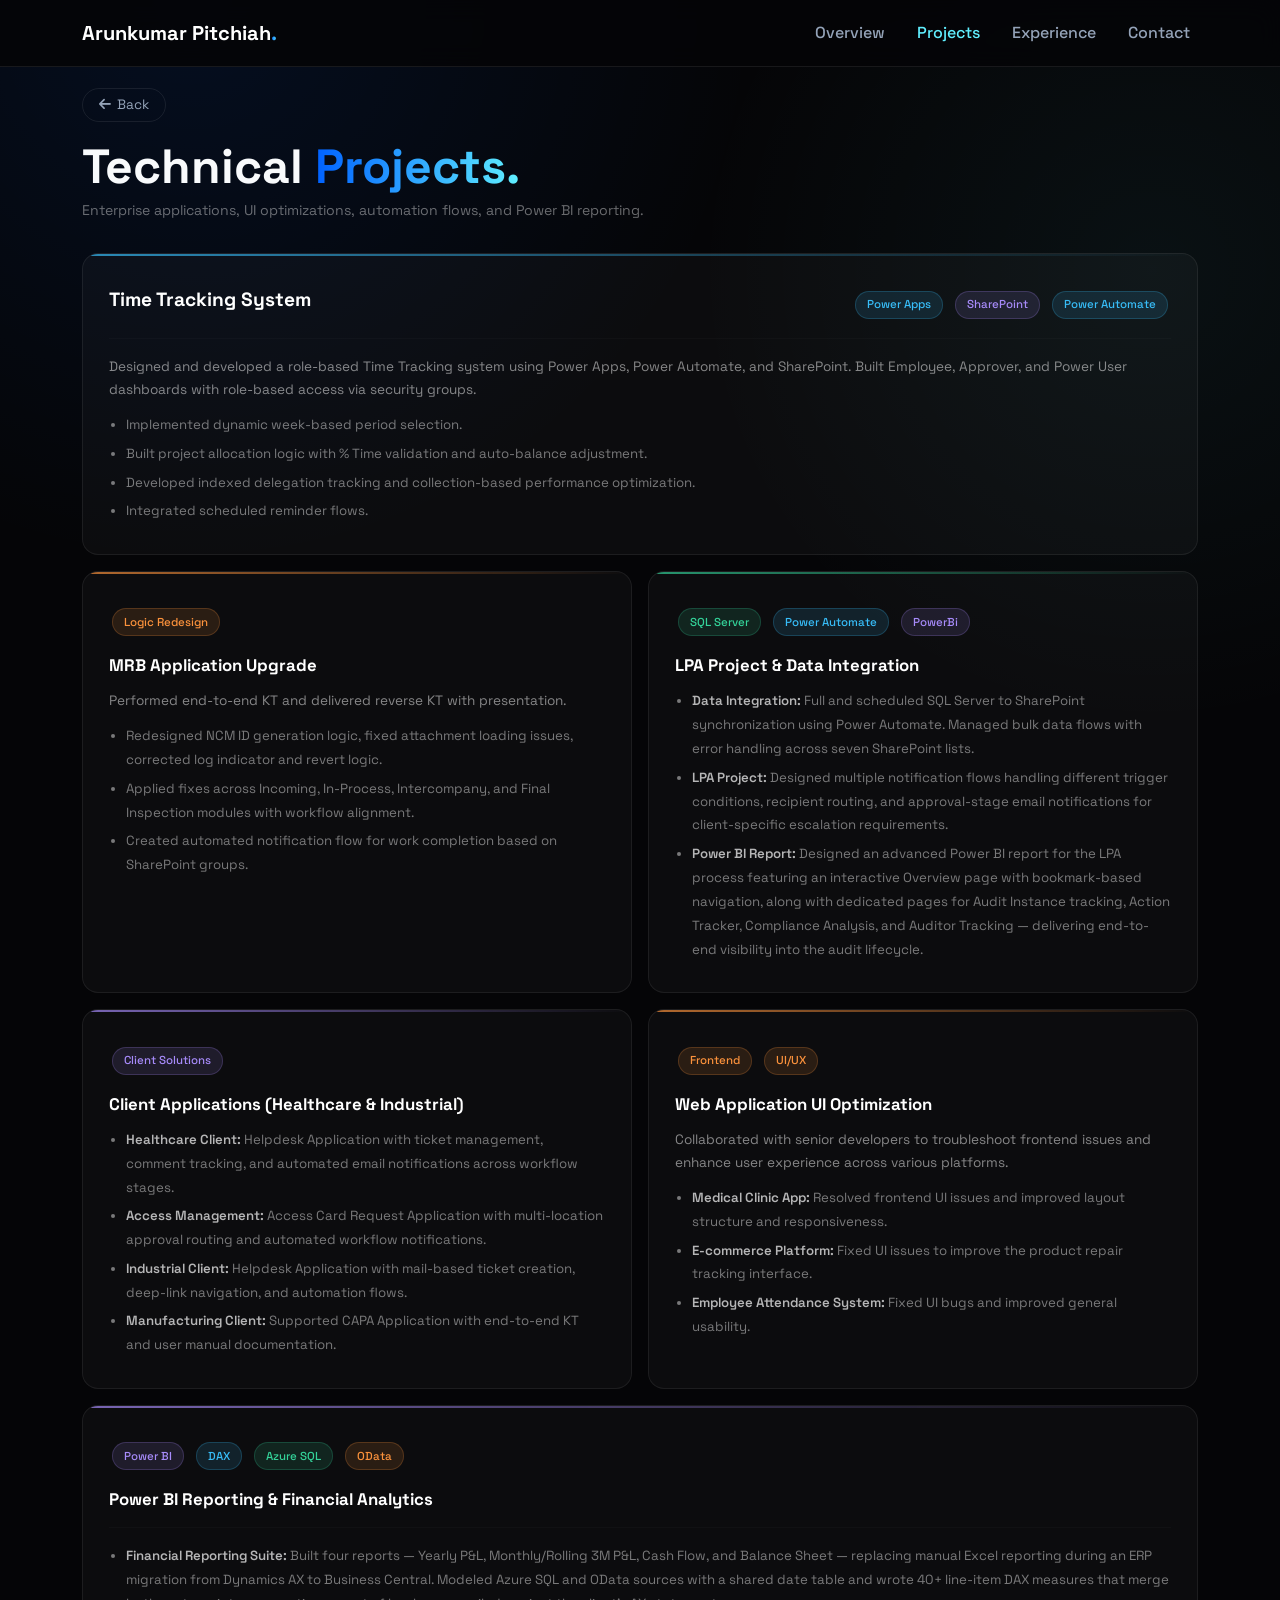
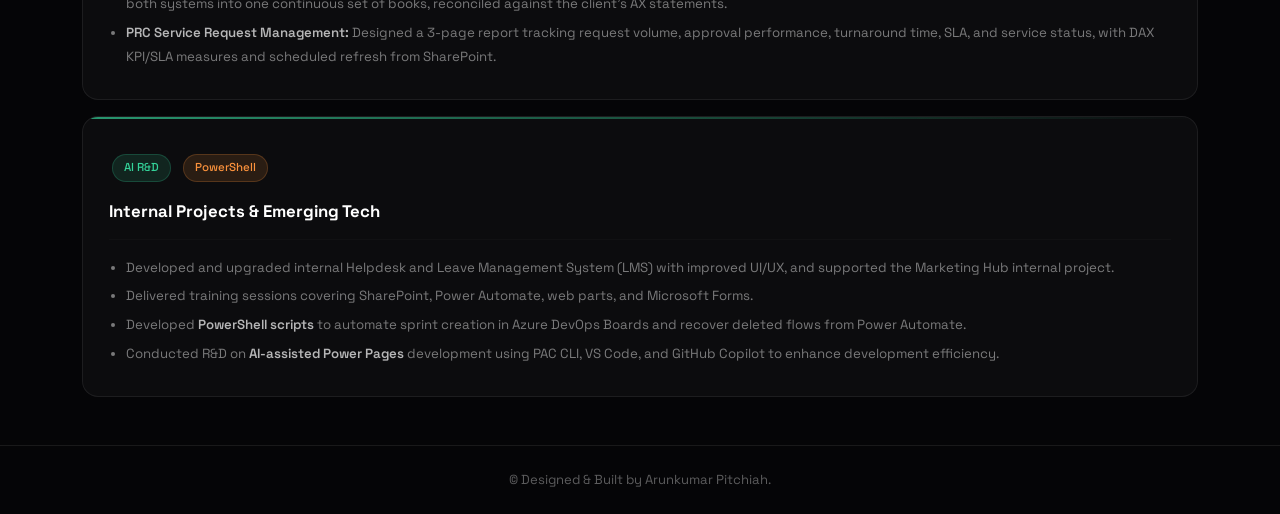
<file: projects.html>
<!DOCTYPE html>
<html lang="en">
<head>
    <meta charset="UTF-8">
    <meta name="viewport" content="width=device-width, initial-scale=1.0">
    <title>Projects | Arunkumar P</title>
    <link href="https://cdn.jsdelivr.net/npm/bootstrap@5.3.0/dist/css/bootstrap.min.css" rel="stylesheet">
    <link href="https://fonts.googleapis.com/css2?family=Space+Grotesk:wght@300;400;600;700&display=swap" rel="stylesheet">
    <link rel="stylesheet" href="https://cdnjs.cloudflare.com/ajax/libs/font-awesome/6.4.0/css/all.min.css">
    <link rel="stylesheet" href="style.css">
    <style>
        /* ── Project Card Base ── */
        .project-card {
            position: relative;
            padding: 1.6rem;
            border-radius: 16px;
            background: rgba(255,255,255,0.03);
            border: 1px solid rgba(255,255,255,0.07);
            height: 100%;
            transition: background 0.3s, transform 0.3s, border-color 0.3s;
            overflow: hidden;
        }
        .project-card:hover {
            background: rgba(255,255,255,0.055);
            transform: translateY(-4px);
            border-color: rgba(255,255,255,0.13);
        }

        /* Glow accent line at top of each card */
        .project-card::before {
            content: '';
            position: absolute;
            top: 0; left: 0; right: 0;
            height: 2px;
            border-radius: 16px 16px 0 0;
            opacity: 0.7;
        }
        .accent-blue::before   { background: linear-gradient(90deg, #38bdf8, transparent); }
        .accent-purple::before { background: linear-gradient(90deg, #a78bfa, transparent); }
        .accent-green::before  { background: linear-gradient(90deg, #34d399, transparent); }
        .accent-orange::before { background: linear-gradient(90deg, #fb923c, transparent); }

        /* ── Card Header ── */
        .project-number {
            font-size: 0.68rem;
            letter-spacing: 0.12em;
            text-transform: uppercase;
            font-weight: 600;
            margin-bottom: 0.5rem;
            opacity: 0.4;
        }
        .project-title {
            font-size: 1.05rem;
            font-weight: 700;
            color: #fff;
            margin-bottom: 0.75rem;
            line-height: 1.3;
        }
        .project-card.featured .project-title {
            font-size: 1.2rem;
        }

        /* ── Tags ── */
        .tag-row {
            display: flex;
            flex-wrap: wrap;
            gap: 0.35rem;
            margin-bottom: 1rem;
        }
        .tech-tag {
            display: inline-block;
            font-size: 0.72rem;
            font-weight: 500;
            padding: 0.28rem 0.7rem;
            border-radius: 20px;
        }
        .tag-blue   { background: rgba(56,189,248,0.12);  color: #38bdf8;  border: 1px solid rgba(56,189,248,0.22); }
        .tag-purple { background: rgba(167,139,250,0.12); color: #a78bfa;  border: 1px solid rgba(167,139,250,0.22); }
        .tag-green  { background: rgba(52,211,153,0.12);  color: #34d399;  border: 1px solid rgba(52,211,153,0.22); }
        .tag-orange { background: rgba(251,146,60,0.12);  color: #fb923c;  border: 1px solid rgba(251,146,60,0.22); }

        /* ── Body Text ── */
        .project-desc {
            font-size: 0.85rem;
            color: rgba(255,255,255,0.5);
            line-height: 1.7;
            margin-bottom: 0.75rem;
        }
        .project-card ul {
            font-size: 0.83rem;
            color: rgba(255,255,255,0.45);
            line-height: 1.8;
            padding-left: 1.1rem;
            margin: 0;
        }
        .project-card ul li {
            margin-bottom: 0.3rem;
        }
        .project-card ul li strong {
            color: rgba(255,255,255,0.7);
            font-weight: 600;
        }

        /* ── Divider inside featured card ── */
        .feature-divider {
            border: none;
            border-top: 1px solid rgba(255,255,255,0.07);
            margin: 1rem 0;
        }

        /* ── Page header ── */
        .page-subtitle {
            font-size: 0.88rem;
            color: rgba(255,255,255,0.4);
            margin-bottom: 2rem;
        }
    </style>
</head>
<body class="pt-5">
    <nav class="navbar navbar-expand-lg fixed-top nav-glass">
        <div class="container">
            <a class="navbar-brand fw-bold text-white" href="index.html">Arunkumar Pitchiah<span class="text-gradient">.</span></a>
            <div class="collapse navbar-collapse justify-content-end" id="navbarNav">
                <ul class="navbar-nav gap-3">
                    <li><a class="nav-link" href="index.html">Overview</a></li>
                    <li><a class="nav-link active" href="projects.html">Projects</a></li>
                    <li><a class="nav-link" href="experience.html">Experience</a></li>
                    <li><a class="nav-link" href="contact.html">Contact</a></li>
                </ul>
            </div>
        </div>
    </nav>

    <main class="container mt-4 mb-5">
        <a href="index.html" class="btn-back mb-3 mt-3"><i class="fas fa-arrow-left"></i> Back</a>

        <h2 class="display-5 fw-bold mb-1 animate-fade-in">Technical <span class="text-gradient">Projects.</span></h2>
        <p class="page-subtitle animate-fade-in delay-1">Enterprise applications, UI optimizations, automation flows, and Power BI reporting.</p>

        <div class="row g-3">

            <!-- ── FEATURED: Time Tracking System ── -->
            <div class="col-lg-12 animate-slide-up delay-1">
                <div class="project-card featured accent-blue">
                    <p class="project-number"></p>
                    <div class="d-flex justify-content-between flex-wrap align-items-start gap-2 mb-2">
                        <h4 class="project-title mb-0">Time Tracking System</h4>
                        <div class="tag-row mb-0">
                            <span class="tech-tag tag-blue">Power Apps</span>
                            <span class="tech-tag tag-purple">SharePoint</span>
                            <span class="tech-tag tag-blue">Power Automate</span>
                        </div>
                    </div>
                    <hr class="feature-divider">
                    <p class="project-desc">Designed and developed a role-based Time Tracking system using Power Apps, Power Automate, and SharePoint. Built Employee, Approver, and Power User dashboards with role-based access via security groups.</p>
                    <ul>
                        <li>Implemented dynamic week-based period selection.</li>
                        <li>Built project allocation logic with % Time validation and auto-balance adjustment.</li>
                        <li>Developed indexed delegation tracking and collection-based performance optimization.</li>
                        <li>Integrated scheduled reminder flows.</li>
                    </ul>
                </div>
            </div>

            <!-- ── MRB Application Upgrade ── -->
            <div class="col-lg-6 animate-slide-up delay-2">
                <div class="project-card accent-orange">
                    <p class="project-number"></p>
                    <div class="tag-row">
                        <span class="tech-tag tag-orange">Logic Redesign</span>
                    </div>
                    <h5 class="project-title">MRB Application Upgrade</h5>
                    <p class="project-desc">Performed end-to-end KT and delivered reverse KT with presentation.</p>
                    <ul>
                        <li>Redesigned NCM ID generation logic, fixed attachment loading issues, corrected log indicator and revert logic.</li>
                        <li>Applied fixes across Incoming, In-Process, Intercompany, and Final Inspection modules with workflow alignment.</li>
                        <li>Created automated notification flow for work completion based on SharePoint groups.</li>
                    </ul>
                </div>
            </div>

            <!-- ── LPA Project ── -->
            <div class="col-lg-6 animate-slide-up delay-2">
                <div class="project-card accent-green">
                    <p class="project-number"></p>
                    <div class="tag-row">
                        <span class="tech-tag tag-green">SQL Server</span>
                        <span class="tech-tag tag-blue">Power Automate</span>
                        <span class="tech-tag tag-purple">PowerBi</span>
                    </div>
                    <h5 class="project-title">LPA Project & Data Integration</h5>
                    <ul>
                        <li><strong>Data Integration:</strong> Full and scheduled SQL Server to SharePoint synchronization using Power Automate. Managed bulk data flows with error handling across seven SharePoint lists.</li>
                        <li><strong>LPA Project:</strong> Designed multiple notification flows handling different trigger conditions, recipient routing, and approval-stage email notifications for client-specific escalation requirements.</li>
                   <li><strong>Power BI Report:</strong> Designed an advanced Power BI report for the LPA process featuring an interactive Overview page with bookmark-based navigation, along with dedicated pages for Audit Instance tracking, Action Tracker, Compliance Analysis, and Auditor Tracking — delivering end-to-end visibility into the audit lifecycle.</li>
                    </ul>
                </div>
            </div>

            <!-- ── Client Applications ── -->
            <div class="col-lg-6 animate-slide-up delay-3">
                <div class="project-card accent-purple">
                    <p class="project-number"></p>
                    <div class="tag-row">
                        <span class="tech-tag tag-purple">Client Solutions</span>
                    </div>
                    <h5 class="project-title">Client Applications (Healthcare & Industrial)</h5>
                    <ul>
                        <li><strong>Healthcare Client:</strong> Helpdesk Application with ticket management, comment tracking, and automated email notifications across workflow stages.</li>
                        <li><strong>Access Management:</strong> Access Card Request Application with multi-location approval routing and automated workflow notifications.</li>
                        <li><strong>Industrial Client:</strong> Helpdesk Application with mail-based ticket creation, deep-link navigation, and automation flows.</li>
                        <li><strong>Manufacturing Client:</strong> Supported CAPA Application with end-to-end KT and user manual documentation.</li>
                    </ul>
                </div>
            </div>

            <!-- ── Web UI Optimization ── -->
            <div class="col-lg-6 animate-slide-up delay-3">
                <div class="project-card accent-orange">
                    <p class="project-number"></p>
                    <div class="tag-row">
                        <span class="tech-tag tag-orange">Frontend</span>
                        <span class="tech-tag tag-orange">UI/UX</span>
                    </div>
                    <h5 class="project-title">Web Application UI Optimization</h5>
                    <p class="project-desc">Collaborated with senior developers to troubleshoot frontend issues and enhance user experience across various platforms.</p>
                    <ul>
                        <li><strong>Medical Clinic App:</strong> Resolved frontend UI issues and improved layout structure and responsiveness.</li>
                        <li><strong>E-commerce Platform:</strong> Fixed UI issues to improve the product repair tracking interface.</li>
                        <li><strong>Employee Attendance System:</strong> Fixed UI bugs and improved general usability.</li>
                    </ul>
                </div>
            </div>

            <!-- ── Power BI Reporting ── -->
            <div class="col-lg-12 animate-slide-up delay-3">
                <div class="project-card accent-purple">
                    <p class="project-number"></p>
                    <div class="tag-row">
                        <span class="tech-tag tag-purple">Power BI</span>
                        <span class="tech-tag tag-blue">DAX</span>
                        <span class="tech-tag tag-green">Azure SQL</span>
                        <span class="tech-tag tag-orange">OData</span>
                    </div>
                    <h5 class="project-title">Power BI Reporting & Financial Analytics</h5>
                    <hr class="feature-divider">
                    <ul>
                        <li><strong>Financial Reporting Suite:</strong> Built four reports — Yearly P&amp;L, Monthly/Rolling 3M P&amp;L, Cash Flow, and Balance Sheet — replacing manual Excel reporting during an ERP migration from Dynamics AX to Business Central. Modeled Azure SQL and OData sources with a shared date table and wrote 40+ line-item DAX measures that merge both systems into one continuous set of books, reconciled against the client's AX statements.</li>
                        <li><strong>PRC Service Request Management:</strong> Designed a 3-page report tracking request volume, approval performance, turnaround time, SLA, and service status, with DAX KPI/SLA measures and scheduled refresh from SharePoint.</li>
                    </ul>
                </div>
            </div>

            <!-- ── Internal Projects & Emerging Tech ── -->
            <div class="col-lg-12 animate-slide-up delay-3">
                <div class="project-card accent-green">
                    <p class="project-number"></p>
                    <div class="tag-row">
                        <span class="tech-tag tag-green">AI R&D</span>
                        <span class="tech-tag tag-orange">PowerShell</span>
                    </div>
                    <h5 class="project-title">Internal Projects & Emerging Tech</h5>
                    <hr class="feature-divider">
                    <ul>
                        <li>Developed and upgraded internal Helpdesk and Leave Management System (LMS) with improved UI/UX, and supported the Marketing Hub internal project.</li>
                        <li>Delivered training sessions covering SharePoint, Power Automate, web parts, and Microsoft Forms.</li>
                        <li>Developed <strong>PowerShell scripts</strong> to automate sprint creation in Azure DevOps Boards and recover deleted flows from Power Automate.</li>
                        <li>Conducted R&D on <strong>AI-assisted Power Pages</strong> development using PAC CLI, VS Code, and GitHub Copilot to enhance development efficiency.</li>
                    </ul>
                </div>
            </div>

        </div>
    </main>
<footer>
    <div class="container text-center py-4">
        <p class="mb-0" style="color: rgba(255,255,255,0.35); font-size: 0.82rem;">
            &copy; Designed & Built by Arunkumar Pitchiah.
        </p>
    </div>
</footer>
    <script src="https://cdn.jsdelivr.net/npm/bootstrap@5.3.0/dist/js/bootstrap.bundle.min.js"></script>
</body>
</html>
</file>
<file: style.css>
:root {
    --bg-main: #050507;
    --bg-card: rgba(255, 255, 255, 0.02);
    --accent-blue: #0061ff;
    --accent-cyan: #60efff;
    --text-primary: #f8fafc;
    --text-secondary: #94a3b8;
    --border-color: rgba(255, 255, 255, 0.08);
}

html {
    scroll-behavior: smooth;
    scrollbar-width: thin;
    scrollbar-color: rgba(255, 255, 255, 0.15) var(--bg-main);
}

body {
    background-color: var(--bg-main);
    background-image:
        radial-gradient(circle at 15% 0%, rgba(0, 97, 255, 0.10), transparent 40%),
        radial-gradient(circle at 90% 30%, rgba(96, 239, 255, 0.05), transparent 35%);
    background-repeat: no-repeat;
    background-attachment: fixed;
    color: var(--text-primary);
    font-family: 'Space Grotesk', sans-serif;
    line-height: 1.5;
    overflow-x: hidden;
    -webkit-font-smoothing: antialiased;
    -moz-osx-font-smoothing: grayscale;
}

::selection {
    background: rgba(96, 239, 255, 0.25);
    color: #fff;
}

a:focus-visible,
button:focus-visible {
    outline: 2px solid var(--accent-cyan);
    outline-offset: 3px;
}

/* Animations */
@keyframes slideUp {
    from { opacity: 0; transform: translateY(20px); }
    to { opacity: 1; transform: translateY(0); }
}
@keyframes fadeIn {
    from { opacity: 0; }
    to { opacity: 1; }
}

.animate-slide-up { animation: slideUp 0.6s ease forwards; opacity: 0; }
.animate-fade-in { animation: fadeIn 0.8s ease forwards; opacity: 0; }
.delay-1 { animation-delay: 0.1s; }
.delay-2 { animation-delay: 0.2s; }
.delay-3 { animation-delay: 0.3s; }

/* Navigation */
.nav-glass {
    background: rgba(5, 5, 7, 0.9);
    backdrop-filter: blur(12px);
    border-bottom: 1px solid var(--border-color);
    padding: 0.8rem 0;
}

.nav-link { color: var(--text-secondary) !important; font-weight: 500; transition: all 0.3s ease; }
.nav-link:hover, .nav-link.active { color: var(--accent-cyan) !important; }

@media (max-width: 991.98px) {
    .nav-glass .navbar-nav { padding: 1rem 0 0.5rem; }
}

/* Gradients */
.text-gradient {
    background: linear-gradient(90deg, var(--accent-blue), var(--accent-cyan));
    -webkit-background-clip: text;
    -webkit-text-fill-color: transparent;
}
.tracking-widest { letter-spacing: 0.1em; }

/* Interactive Cards */
.card-glass {
    background: var(--bg-card);
    border: 1px solid var(--border-color);
    border-radius: 12px;
    padding: 1.25rem;
    transition: all 0.3s ease;
    height: 100%;
}
.card-glass:hover {
    transform: translateY(-4px);
    border-color: rgba(96, 239, 255, 0.5);
    background: rgba(255, 255, 255, 0.04);
    box-shadow: 0 8px 25px rgba(0, 97, 255, 0.1);
}

/* Profile Image */
.profile-blob {
    border-radius: 30% 70% 70% 30% / 30% 30% 70% 70%;
    border: 3px solid var(--accent-blue);
    box-shadow: 0 0 30px rgba(0, 97, 255, 0.2);
    transition: all 0.5s ease;
    object-fit: cover;
    width: 300px;
    height: auto; /* delete this line to restore the old fixed 300px height */
}
.profile-blob:hover { transform: scale(1.03); }

/* Buttons */
.btn-accent {
    background: linear-gradient(90deg, var(--accent-blue), #0052cc);
    color: white;
    border-radius: 50px;
    padding: 10px 24px;
    font-weight: 600;
    border: none;
    transition: 0.3s;
}
.btn-accent:hover { transform: scale(1.05); box-shadow: 0 0 15px rgba(0, 97, 255, 0.4); color: white; }

.btn-back {
    background: transparent;
    color: var(--text-secondary);
    border: 1px solid var(--border-color);
    border-radius: 50px;
    padding: 6px 16px;
    font-size: 0.85rem;
    transition: 0.3s;
    display: inline-flex;
    align-items: center;
    gap: 6px;
    text-decoration: none;
}
.btn-back:hover { color: var(--text-primary); border-color: var(--accent-cyan); }

/* Timeline */
.timeline-item {
    border-left: 2px solid var(--border-color);
    padding-left: 1.5rem;
    position: relative;
    margin-bottom: 2rem;
}
.timeline-item::before {
    content: '';
    position: absolute;
    left: -8px;
    top: 5px;
    width: 14px;
    height: 14px;
    background: var(--accent-blue);
    border-radius: 50%;
}

/* Subtle Colored Tech Tags */
.tech-tag {
    padding: 4px 12px;
    border-radius: 50px;
    font-size: 0.75rem;
    font-weight: 600;
    display: inline-block;
    margin: 3px;
    border: 1px solid rgba(255,255,255,0.1);
}
:root { --accent-yellow: #fbbf24; }

.tag-yellow { background: rgba(251, 191, 36, 0.1); color: #fbbf24; border-color: rgba(251, 191, 36, 0.25); }
.tag-blue { background: rgba(0, 97, 255, 0.1); color: #60efff; border-color: rgba(96, 239, 255, 0.2); }
.tag-purple { background: rgba(139, 92, 246, 0.1); color: #c4b5fd; border-color: rgba(139, 92, 246, 0.2); }
.tag-green { background: rgba(16, 185, 129, 0.1); color: #6ee7b7; border-color: rgba(16, 185, 129, 0.2); }
.tag-orange { background: rgba(245, 158, 11, 0.1); color: #fcd34d; border-color: rgba(245, 158, 11, 0.2); }

/* Forms */
.form-control-glass {
    background: rgba(255,255,255,0.03);
    border: 1px solid var(--border-color);
    color: white;
    border-radius: 10px;
    padding: 10px 15px;
}
.form-control-glass::placeholder { color: rgba(255, 255, 255, 0.3); }
.form-control-glass:focus { background: rgba(255,255,255,0.06); border-color: var(--accent-cyan); color: white; box-shadow: none; }

/* Footer */
footer { border-top: 1px solid var(--border-color); }

/* Accessibility: respect reduced-motion settings */
@media (prefers-reduced-motion: reduce) {
    *, *::before, *::after {
        animation: none !important;
        transition: none !important;
        scroll-behavior: auto !important;
    }
    .animate-slide-up, .animate-fade-in { opacity: 1; }
}
</file>
